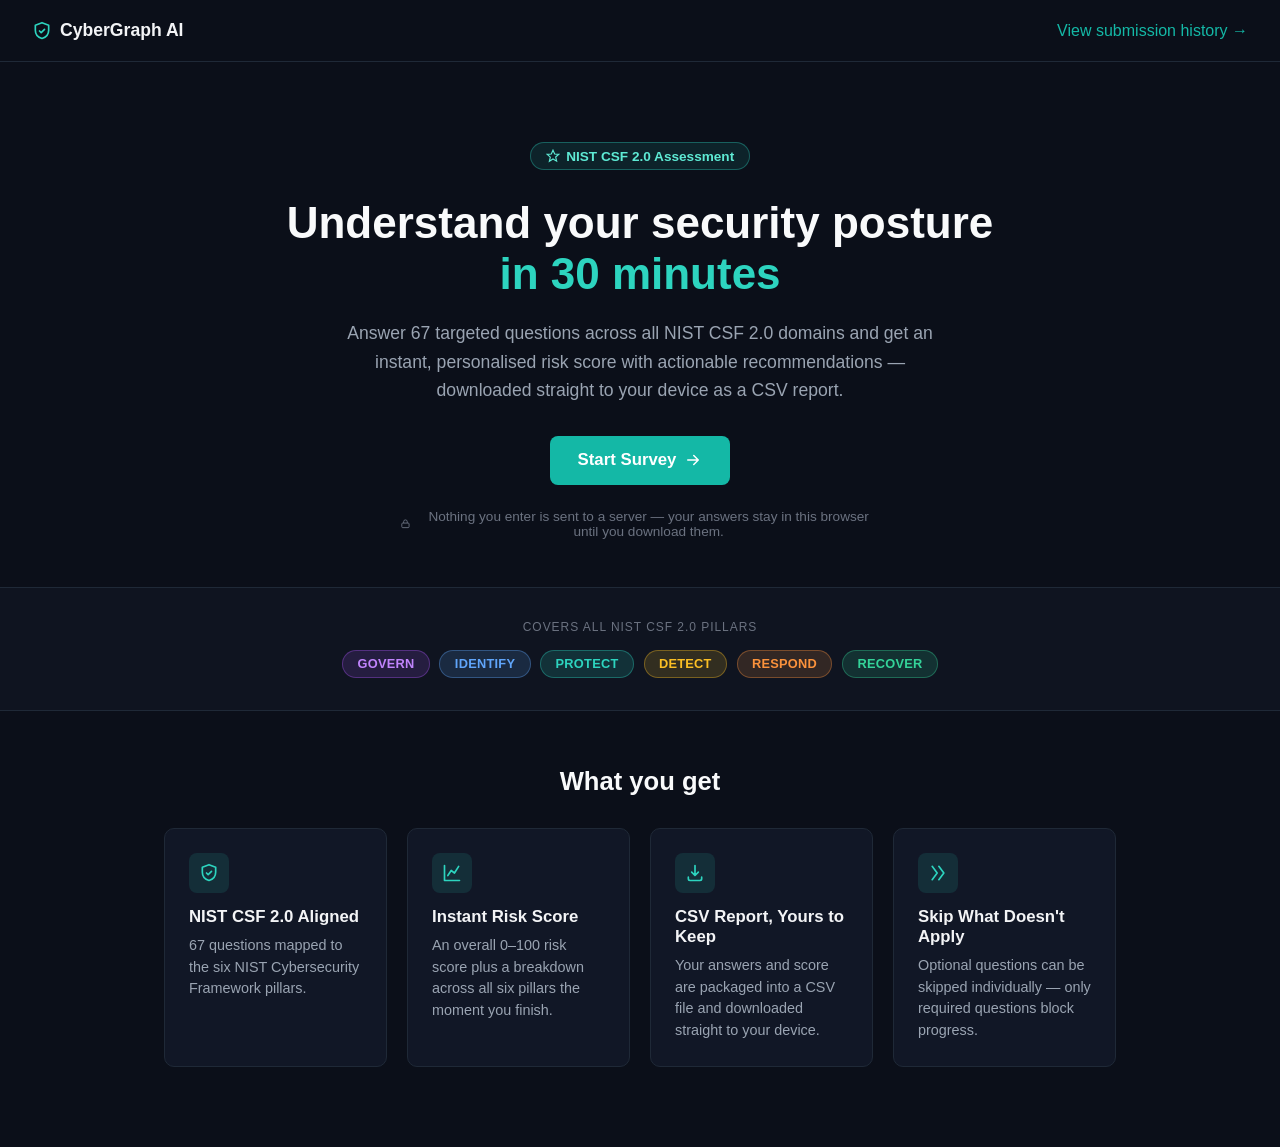
<file: index.html>
<!doctype html>
<html lang="en">
<head>
  <meta charset="utf-8" />
  <meta name="viewport" content="width=device-width, initial-scale=1" />
  <title>CyberGraph AI — Risk Survey</title>
  <link rel="stylesheet" href="css/style.css" />
</head>
<body>
  <header class="topbar">
    <div class="lp-brand">
      <span class="lp-brand-icon">
        <svg viewBox="0 0 24 24" width="20" height="20" fill="none" stroke="currentColor" stroke-width="2" stroke-linecap="round" stroke-linejoin="round"><path d="M12 2 4 5v6c0 5 3.4 8.6 8 10 4.6-1.4 8-5 8-10V5z"/><path d="m9 12 2 2 4-4"/></svg>
      </span>
      <span class="lp-brand-name">CyberGraph AI</span>
    </div>
    <nav>
      <a href="history.html">View submission history →</a>
    </nav>
  </header>

  <section id="landing-view">
    <div class="lp-hero">
      <span class="lp-badge">
        <svg viewBox="0 0 24 24" width="14" height="14" fill="none" stroke="currentColor" stroke-width="2"><path d="m12 2 2.9 6.5 7.1.6-5.4 4.7 1.6 7-6.2-3.8L5.8 21l1.6-7L2 9.1l7.1-.6z"/></svg>
        NIST CSF 2.0 Assessment
      </span>
      <h1 class="lp-headline">
        Understand your security posture<br />
        <span class="lp-headline-accent">in 30 minutes</span>
      </h1>
      <p class="lp-subtext">
        Answer 67 targeted questions across all NIST CSF 2.0 domains and get an instant,
        personalised risk score with actionable recommendations — downloaded straight to
        your device as a CSV report.
      </p>
      <button type="button" id="btn-start-survey" class="btn-primary lp-cta">
        Start Survey
        <svg viewBox="0 0 24 24" width="18" height="18" fill="none" stroke="currentColor" stroke-width="2" stroke-linecap="round" stroke-linejoin="round"><path d="M5 12h14M13 6l6 6-6 6"/></svg>
      </button>
      <p class="lp-trust">
        <svg viewBox="0 0 24 24" width="14" height="14" fill="none" stroke="currentColor" stroke-width="2"><rect x="4" y="10" width="16" height="10" rx="2"/><path d="M8 10V7a4 4 0 0 1 8 0v3"/></svg>
        Nothing you enter is sent to a server — your answers stay in this browser until you download them.
      </p>
    </div>

    <div class="lp-pillars-strip">
      <div class="lp-pillars-label">Covers all NIST CSF 2.0 pillars</div>
      <div class="lp-pillars-row">
        <span class="lp-chip lp-chip-govern">GOVERN</span>
        <span class="lp-chip lp-chip-identify">IDENTIFY</span>
        <span class="lp-chip lp-chip-protect">PROTECT</span>
        <span class="lp-chip lp-chip-detect">DETECT</span>
        <span class="lp-chip lp-chip-respond">RESPOND</span>
        <span class="lp-chip lp-chip-recover">RECOVER</span>
      </div>
    </div>

    <div class="lp-features">
      <h2 class="lp-features-title">What you get</h2>
      <div class="lp-feature-grid">
        <div class="lp-feature-card">
          <span class="lp-feature-icon">
            <svg viewBox="0 0 24 24" width="20" height="20" fill="none" stroke="currentColor" stroke-width="2" stroke-linecap="round" stroke-linejoin="round"><path d="M12 2 4 5v6c0 5 3.4 8.6 8 10 4.6-1.4 8-5 8-10V5z"/><path d="m9 12 2 2 4-4"/></svg>
          </span>
          <h3>NIST CSF 2.0 Aligned</h3>
          <p>67 questions mapped to the six NIST Cybersecurity Framework pillars.</p>
        </div>
        <div class="lp-feature-card">
          <span class="lp-feature-icon">
            <svg viewBox="0 0 24 24" width="20" height="20" fill="none" stroke="currentColor" stroke-width="2" stroke-linecap="round" stroke-linejoin="round"><path d="M3 3v18h18"/><path d="M7 15l4-6 4 3 5-8"/></svg>
          </span>
          <h3>Instant Risk Score</h3>
          <p>An overall 0–100 risk score plus a breakdown across all six pillars the moment you finish.</p>
        </div>
        <div class="lp-feature-card">
          <span class="lp-feature-icon">
            <svg viewBox="0 0 24 24" width="20" height="20" fill="none" stroke="currentColor" stroke-width="2" stroke-linecap="round" stroke-linejoin="round"><path d="M12 3v12m0 0 4-4m-4 4-4-4"/><path d="M4 17v2a2 2 0 0 0 2 2h12a2 2 0 0 0 2-2v-2"/></svg>
          </span>
          <h3>CSV Report, Yours to Keep</h3>
          <p>Your answers and score are packaged into a CSV file and downloaded straight to your device.</p>
        </div>
        <div class="lp-feature-card">
          <span class="lp-feature-icon">
            <svg viewBox="0 0 24 24" width="20" height="20" fill="none" stroke="currentColor" stroke-width="2" stroke-linecap="round" stroke-linejoin="round"><path d="m5 4 6 8-6 8"/><path d="m13 4 6 8-6 8"/></svg>
          </span>
          <h3>Skip What Doesn't Apply</h3>
          <p>Optional questions can be skipped individually — only required questions block progress.</p>
        </div>
      </div>
    </div>
  </section>

  <div id="wizard-view" hidden>
    <div class="progress-wrap">
      <div class="progress-track"><div id="progress-bar" class="progress-fill"></div></div>
      <div id="progress-label" class="progress-label"></div>
    </div>

    <main class="container">
      <div id="page-container"></div>

      <div class="nav-buttons">
        <button type="button" id="btn-back" class="btn-secondary">Back</button>
        <button type="button" id="btn-next" class="btn-primary">Next</button>
      </div>
    </main>
  </div>

  <script src="js/scoring.js"></script>
  <script src="js/csv.js"></script>
  <script src="js/app.js"></script>
</body>
</html>
</file>
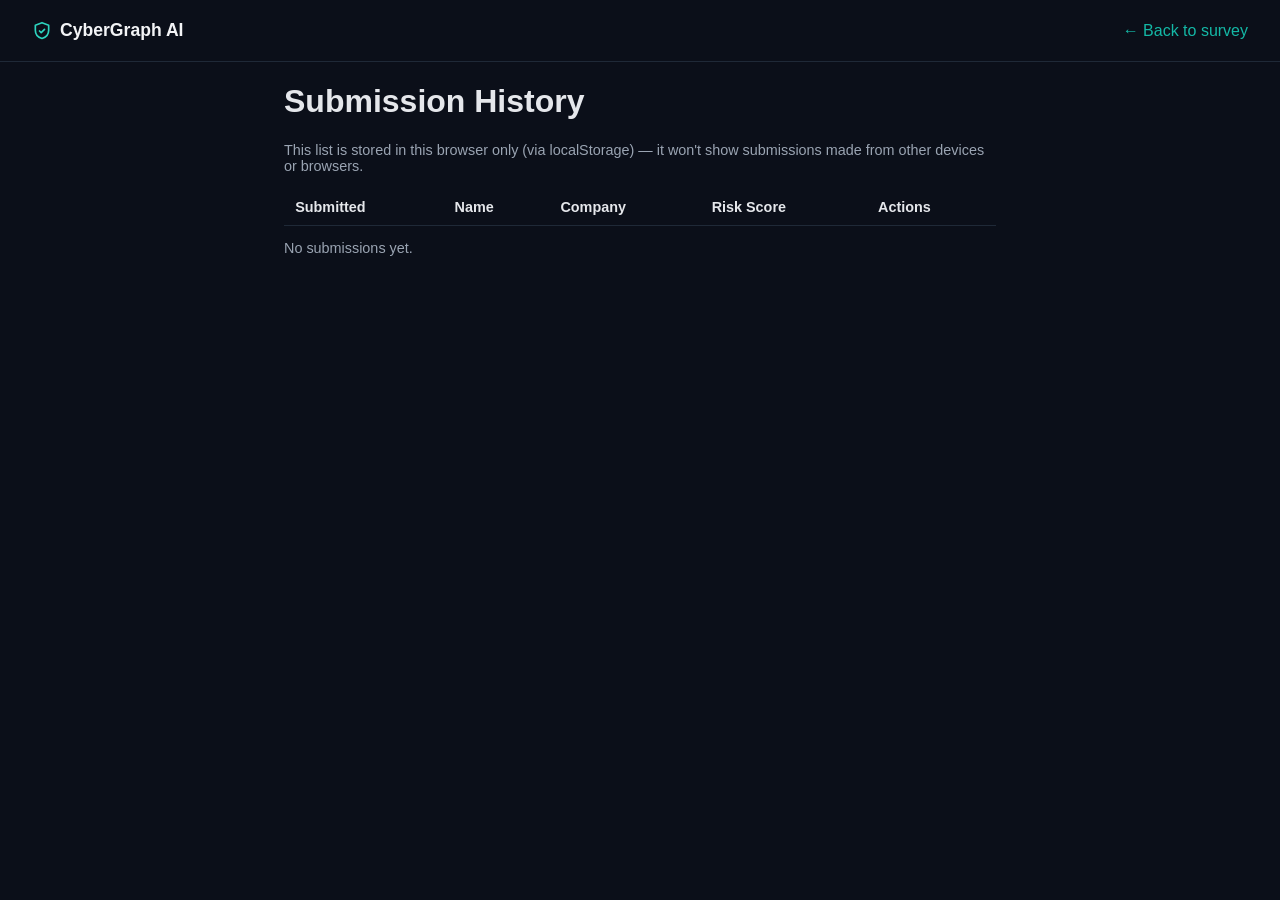
<file: history.html>
<!doctype html>
<html lang="en">
<head>
  <meta charset="utf-8" />
  <meta name="viewport" content="width=device-width, initial-scale=1" />
  <title>CyberGraph AI — Submission History</title>
  <link rel="stylesheet" href="css/style.css" />
</head>
<body>
  <header class="topbar">
    <div class="lp-brand">
      <span class="lp-brand-icon">
        <svg viewBox="0 0 24 24" width="20" height="20" fill="none" stroke="currentColor" stroke-width="2" stroke-linecap="round" stroke-linejoin="round"><path d="M12 2 4 5v6c0 5 3.4 8.6 8 10 4.6-1.4 8-5 8-10V5z"/><path d="m9 12 2 2 4-4"/></svg>
      </span>
      <span class="lp-brand-name">CyberGraph AI</span>
    </div>
    <nav>
      <a href="index.html">← Back to survey</a>
    </nav>
  </header>

  <main class="container">
    <h1>Submission History</h1>
    <p class="hint">
      This list is stored in this browser only (via localStorage) — it won't show submissions
      made from other devices or browsers.
    </p>

    <table class="history-table">
      <thead>
        <tr>
          <th>Submitted</th>
          <th>Name</th>
          <th>Company</th>
          <th>Risk Score</th>
          <th>Actions</th>
        </tr>
      </thead>
      <tbody id="history-body"></tbody>
    </table>

    <p id="empty-state" class="hint" hidden>No submissions yet.</p>

    <section id="detail-section" class="card" hidden>
      <h2>Submission detail</h2>
      <div id="detail-body"></div>
    </section>
  </main>

  <script src="js/scoring.js"></script>
  <script src="js/csv.js"></script>
  <script src="js/history.js"></script>
</body>
</html>
</file>
<file: css/style.css>
:root {
  color-scheme: dark;
  --bg: #0b0f19;
  --card: #111726;
  --text: #e5e7eb;
  --muted: #9aa4b2;
  --border: #1f2937;
  --accent: #14b8a6;
  --accent-hover: #0d9488;
  --risk-low: #34d399;
  --risk-medium: #fbbf24;
  --risk-high: #f87171;
}

* {
  box-sizing: border-box;
}

body {
  margin: 0;
  font-family: -apple-system, BlinkMacSystemFont, 'Segoe UI', Roboto, sans-serif;
  background: var(--bg);
  color: var(--text);
}

.topbar {
  display: flex;
  align-items: center;
  justify-content: space-between;
  padding: 1.25rem 2rem;
  background: var(--bg);
  border-bottom: 1px solid var(--border);
  flex-wrap: wrap;
  gap: 0.5rem;
}

.topbar h1 {
  margin: 0;
  font-size: 1.3rem;
}

.topbar a {
  color: var(--accent);
  text-decoration: none;
  font-weight: 500;
}

.topbar a:hover {
  text-decoration: underline;
}

.progress-wrap {
  max-width: 760px;
  margin: 1.25rem auto 0;
  padding: 0 1.5rem;
}

.progress-track {
  height: 6px;
  background: var(--border);
  border-radius: 3px;
  overflow: hidden;
}

.progress-fill {
  height: 100%;
  background: var(--accent);
  width: 0%;
  transition: width 0.2s ease;
}

.progress-label {
  margin-top: 0.4rem;
  font-size: 0.85rem;
  color: var(--muted);
}

.container {
  max-width: 760px;
  margin: 1rem auto 3rem;
  padding: 0 1.5rem;
}

.section-intro {
  color: var(--muted);
  margin-top: -0.5rem;
}

.field {
  margin-bottom: 1.1rem;
}

.field-row {
  display: grid;
  grid-template-columns: 1fr 1fr;
  gap: 0 1.1rem;
}

@media (max-width: 520px) {
  .field-row {
    grid-template-columns: 1fr;
  }
}

.toggle-card {
  display: flex;
  align-items: flex-start;
  gap: 1rem;
  background: var(--card);
  border: 1px solid var(--border);
  border-radius: 10px;
  padding: 1.1rem 1.25rem;
  margin-bottom: 1.5rem;
}

.toggle-switch {
  position: relative;
  display: inline-block;
  width: 44px;
  height: 24px;
  flex-shrink: 0;
  margin-top: 0.15rem;
  cursor: pointer;
}

.toggle-switch input {
  opacity: 0;
  width: 0;
  height: 0;
}

.toggle-slider {
  position: absolute;
  inset: 0;
  background: var(--border);
  border-radius: 999px;
  transition: background-color 0.2s ease;
}

.toggle-slider::before {
  content: '';
  position: absolute;
  width: 18px;
  height: 18px;
  left: 3px;
  top: 3px;
  background: #fff;
  border-radius: 50%;
  transition: transform 0.2s ease;
}

.toggle-switch input:checked + .toggle-slider {
  background: var(--accent);
}

.toggle-switch input:checked + .toggle-slider::before {
  transform: translateX(20px);
}

.toggle-copy {
  flex: 1;
}

.toggle-label-row {
  display: flex;
  align-items: center;
  gap: 0.5rem;
}

.toggle-label {
  font-weight: 600;
}

.badge-active {
  display: inline-block;
  padding: 0.1rem 0.55rem;
  border-radius: 999px;
  background: rgba(20, 184, 166, 0.15);
  color: var(--accent);
  font-size: 0.72rem;
  font-weight: 700;
}

.toggle-hint {
  color: var(--muted);
  font-size: 0.85rem;
  margin: 0.3rem 0 0;
}

.consent-card {
  background: var(--card);
  border: 1px solid var(--border);
  border-radius: 10px;
  padding: 1.1rem 1.25rem;
  margin: 1.5rem 0;
}

.consent-row {
  display: flex;
  align-items: flex-start;
  gap: 0.7rem;
  cursor: pointer;
  font-size: 0.88rem;
  line-height: 1.55;
  color: var(--text);
}

.consent-row input {
  margin-top: 0.2rem;
  width: 16px;
  height: 16px;
  flex-shrink: 0;
  accent-color: var(--accent);
}

.btn-full {
  width: 100%;
  padding: 0.95rem 1.5rem;
  font-size: 1.05rem;
}

.field label {
  display: block;
  font-weight: 600;
  margin-bottom: 0.35rem;
}

.field input {
  width: 100%;
  padding: 0.6rem 0.7rem;
  border: 1px solid var(--border);
  border-radius: 6px;
  background: var(--card);
  color: var(--text);
  font-size: 1rem;
}

.required {
  color: var(--risk-high);
}

.section-title {
  display: flex;
  align-items: center;
  gap: 0.6rem;
  margin: 0 0 1.25rem;
}

.section-icon {
  flex-shrink: 0;
  color: var(--accent);
  background: rgba(20, 184, 166, 0.12);
  border-radius: 8px;
  padding: 6px;
  box-sizing: content-box;
}

.question {
  background: var(--card);
  border: 1px solid var(--border);
  border-radius: 10px;
  padding: 1.25rem 1.35rem;
  margin-bottom: 1rem;
}

.question.skipped {
  opacity: 0.6;
}

.question-head {
  display: flex;
  align-items: flex-start;
  justify-content: space-between;
  gap: 0.75rem;
}

.question-text {
  font-weight: 600;
  line-height: 1.45;
  margin: 0 0 0.4rem;
}

.q-number {
  display: inline-flex;
  align-items: center;
  justify-content: center;
  min-width: 22px;
  height: 22px;
  padding: 0 5px;
  margin-right: 0.55rem;
  border-radius: 6px;
  background: rgba(20, 184, 166, 0.14);
  color: var(--accent);
  font-size: 0.75rem;
  font-weight: 700;
  vertical-align: middle;
}

.info-icon {
  position: relative;
  display: inline-flex;
  align-items: center;
  justify-content: center;
  width: 16px;
  height: 16px;
  margin-left: 0.35rem;
  color: var(--muted);
  cursor: help;
  vertical-align: middle;
}

.info-icon:hover,
.info-icon:focus {
  color: var(--accent);
  outline: none;
}

.info-tooltip {
  display: none;
  position: absolute;
  left: 0;
  top: 135%;
  width: 280px;
  max-width: 70vw;
  background: var(--bg);
  border: 1px solid var(--border);
  color: var(--text);
  font-size: 0.78rem;
  font-weight: 400;
  line-height: 1.45;
  padding: 0.55rem 0.7rem;
  border-radius: 6px;
  box-shadow: 0 8px 20px rgba(0, 0, 0, 0.35);
  z-index: 20;
  text-align: left;
}

.info-icon:hover .info-tooltip,
.info-icon:focus .info-tooltip {
  display: block;
}

.question-input textarea,
.question-input input[type='text'] {
  width: 100%;
  padding: 0.5rem 0.6rem;
  border: 1px solid var(--border);
  border-radius: 6px;
  background: var(--bg);
  color: var(--text);
  font-size: 0.95rem;
}

.choice {
  display: flex;
  align-items: center;
  gap: 0.65rem;
  font-weight: 400;
  font-size: 0.92rem;
  margin: 0.4rem 0;
  padding: 0.55rem 0.75rem;
  border: 1px solid var(--border);
  border-radius: 8px;
  cursor: pointer;
  transition: border-color 0.15s ease, background-color 0.15s ease;
}

.choice:hover {
  border-color: var(--accent);
}

.choice:has(input:checked) {
  border-color: var(--accent);
  background: rgba(20, 184, 166, 0.1);
}

.choice input[type='checkbox'],
.choice input[type='radio'] {
  flex-shrink: 0;
  width: 16px;
  height: 16px;
  accent-color: var(--accent);
}

.choice-text {
  flex: 1;
}

.btn-skip {
  border: 1px solid var(--border);
  background: transparent;
  color: var(--muted);
  padding: 0.25rem 0.6rem;
  border-radius: 5px;
  cursor: pointer;
  font-size: 0.78rem;
  white-space: nowrap;
}

.btn-skip:hover {
  border-color: var(--accent);
  color: var(--accent);
}

.skipped-note {
  color: var(--muted);
  font-style: italic;
  font-size: 0.85rem;
  margin: 0.4rem 0 0;
}

.nav-buttons {
  display: flex;
  justify-content: space-between;
  margin-top: 1.5rem;
}

.btn-primary {
  background: var(--accent);
  color: #fff;
  border: none;
  padding: 0.75rem 1.5rem;
  border-radius: 6px;
  font-size: 1rem;
  cursor: pointer;
}

.btn-primary:hover {
  background: var(--accent-hover);
}

.btn-secondary {
  background: transparent;
  color: var(--text);
  border: 1px solid var(--border);
  padding: 0.75rem 1.5rem;
  border-radius: 6px;
  font-size: 1rem;
  cursor: pointer;
}

.btn-secondary:hover {
  border-color: var(--accent);
  color: var(--accent);
}

.card {
  background: var(--card);
  border: 1px solid var(--border);
  border-radius: 8px;
  padding: 1.5rem;
  margin-top: 2rem;
}

.score-card {
  display: flex;
  align-items: center;
  gap: 1.25rem;
  background: var(--card);
  border: 1px solid var(--border);
  border-radius: 10px;
  padding: 1.5rem;
  margin-bottom: 1.5rem;
}

.score-number {
  font-size: 3rem;
  font-weight: 800;
  line-height: 1;
}

.score-label {
  color: var(--muted);
  font-size: 0.9rem;
}

.score-tag {
  display: inline-block;
  padding: 0.15rem 0.6rem;
  border-radius: 999px;
  font-weight: 600;
  font-size: 0.8rem;
  margin-top: 0.3rem;
  color: #fff;
}

.risk-low, .score-tag.risk-low { color: var(--risk-low); }
.risk-medium, .score-tag.risk-medium { color: var(--risk-medium); }
.risk-high, .score-tag.risk-high { color: var(--risk-high); }
.score-tag.risk-low { background: var(--risk-low); color: #06281c; }
.score-tag.risk-medium { background: var(--risk-medium); color: #2b1a02; }
.score-tag.risk-high { background: var(--risk-high); color: #2b0b0b; }

.pillar-list {
  margin-bottom: 1.5rem;
}

.pillar-row {
  display: grid;
  grid-template-columns: 90px 1fr 40px;
  align-items: center;
  gap: 0.75rem;
  margin-bottom: 0.5rem;
}

.pillar-name {
  font-weight: 600;
  font-size: 0.85rem;
}

.pillar-bar {
  height: 10px;
  background: var(--border);
  border-radius: 5px;
  overflow: hidden;
}

.pillar-bar-fill {
  height: 100%;
}

.pillar-bar-fill.risk-low { background: var(--risk-low); }
.pillar-bar-fill.risk-medium { background: var(--risk-medium); }
.pillar-bar-fill.risk-high { background: var(--risk-high); }

.pillar-score {
  text-align: right;
  font-size: 0.85rem;
  color: var(--muted);
}

.rec-list li {
  margin-bottom: 0.6rem;
  line-height: 1.4;
}

.result-row {
  display: flex;
  justify-content: space-between;
  padding: 0.4rem 0;
  border-bottom: 1px solid var(--border);
}

.hint {
  color: var(--muted);
  font-size: 0.9rem;
}

.history-table {
  width: 100%;
  border-collapse: collapse;
  margin-top: 1rem;
}

.history-table th,
.history-table td {
  text-align: left;
  padding: 0.6rem 0.7rem;
  border-bottom: 1px solid var(--border);
  font-size: 0.9rem;
}

.history-table button {
  border: 1px solid var(--border);
  background: var(--card);
  color: var(--text);
  padding: 0.3rem 0.6rem;
  border-radius: 5px;
  cursor: pointer;
  font-size: 0.8rem;
  margin-right: 0.3rem;
}

.history-table button:hover {
  border-color: var(--accent);
  color: var(--accent);
}

/* ---- Landing page ---- */

.lp-brand {
  display: flex;
  align-items: center;
  gap: 0.5rem;
  font-weight: 700;
  font-size: 1.1rem;
}

.lp-brand-icon {
  color: #2dd4bf;
  display: inline-flex;
}

.lp-brand-name {
  color: #f3f4f6;
}

.lp-hero {
  max-width: 780px;
  margin: 0 auto;
  padding: 5rem 1.5rem 3rem;
  text-align: center;
}

.lp-badge {
  display: inline-flex;
  align-items: center;
  gap: 0.4rem;
  padding: 0.35rem 0.9rem;
  border-radius: 999px;
  background: rgba(45, 212, 191, 0.1);
  border: 1px solid rgba(45, 212, 191, 0.35);
  color: #5eead4;
  font-size: 0.85rem;
  font-weight: 600;
  margin-bottom: 1.75rem;
}

.lp-headline {
  font-size: 2.75rem;
  line-height: 1.15;
  font-weight: 800;
  margin: 0 0 1.25rem;
  color: #f9fafb;
}

.lp-headline-accent {
  color: #2dd4bf;
}

.lp-subtext {
  color: #9aa4b2;
  font-size: 1.1rem;
  line-height: 1.6;
  max-width: 620px;
  margin: 0 auto 2rem;
}

.lp-cta {
  display: inline-flex;
  align-items: center;
  gap: 0.5rem;
  background: #14b8a6;
  padding: 0.9rem 1.75rem;
  font-size: 1.05rem;
  font-weight: 600;
  border-radius: 8px;
}

.lp-cta:hover {
  background: #0d9488;
}

.lp-trust {
  display: flex;
  align-items: center;
  justify-content: center;
  gap: 0.4rem;
  color: #6b7280;
  font-size: 0.85rem;
  margin: 1.5rem auto 0;
  max-width: 480px;
}

.lp-pillars-strip {
  background: #0f1420;
  border-top: 1px solid #1f2937;
  border-bottom: 1px solid #1f2937;
  padding: 2rem 1.5rem;
  text-align: center;
}

.lp-pillars-label {
  text-transform: uppercase;
  letter-spacing: 0.08em;
  font-size: 0.75rem;
  color: #6b7280;
  margin-bottom: 1rem;
}

.lp-pillars-row {
  display: flex;
  flex-wrap: wrap;
  justify-content: center;
  gap: 0.6rem;
}

.lp-chip {
  padding: 0.35rem 0.9rem;
  border-radius: 999px;
  font-size: 0.8rem;
  font-weight: 700;
  letter-spacing: 0.02em;
  border: 1px solid transparent;
}

.lp-chip-govern { background: rgba(168, 85, 247, 0.15); color: #c084fc; border-color: rgba(168, 85, 247, 0.35); }
.lp-chip-identify { background: rgba(96, 165, 250, 0.15); color: #60a5fa; border-color: rgba(96, 165, 250, 0.35); }
.lp-chip-protect { background: rgba(45, 212, 191, 0.15); color: #2dd4bf; border-color: rgba(45, 212, 191, 0.35); }
.lp-chip-detect { background: rgba(251, 191, 36, 0.15); color: #fbbf24; border-color: rgba(251, 191, 36, 0.35); }
.lp-chip-respond { background: rgba(251, 146, 60, 0.15); color: #fb923c; border-color: rgba(251, 146, 60, 0.35); }
.lp-chip-recover { background: rgba(52, 211, 153, 0.15); color: #34d399; border-color: rgba(52, 211, 153, 0.35); }

.lp-features {
  max-width: 1000px;
  margin: 0 auto;
  padding: 3.5rem 1.5rem 5rem;
}

.lp-features-title {
  text-align: center;
  font-size: 1.6rem;
  font-weight: 700;
  color: #f9fafb;
  margin: 0 0 2rem;
}

.lp-feature-grid {
  display: grid;
  grid-template-columns: repeat(auto-fit, minmax(220px, 1fr));
  gap: 1.25rem;
}

.lp-feature-card {
  background: #111726;
  border: 1px solid #1f2937;
  border-radius: 10px;
  padding: 1.5rem;
}

.lp-feature-icon {
  display: inline-flex;
  align-items: center;
  justify-content: center;
  width: 40px;
  height: 40px;
  border-radius: 8px;
  background: rgba(45, 212, 191, 0.12);
  color: #2dd4bf;
  margin-bottom: 0.9rem;
}

.lp-feature-card h3 {
  margin: 0 0 0.5rem;
  font-size: 1.05rem;
  color: #f3f4f6;
}

.lp-feature-card p {
  margin: 0;
  color: #9aa4b2;
  font-size: 0.9rem;
  line-height: 1.5;
}

@media (max-width: 600px) {
  .lp-headline {
    font-size: 2.1rem;
  }
}
</file>
